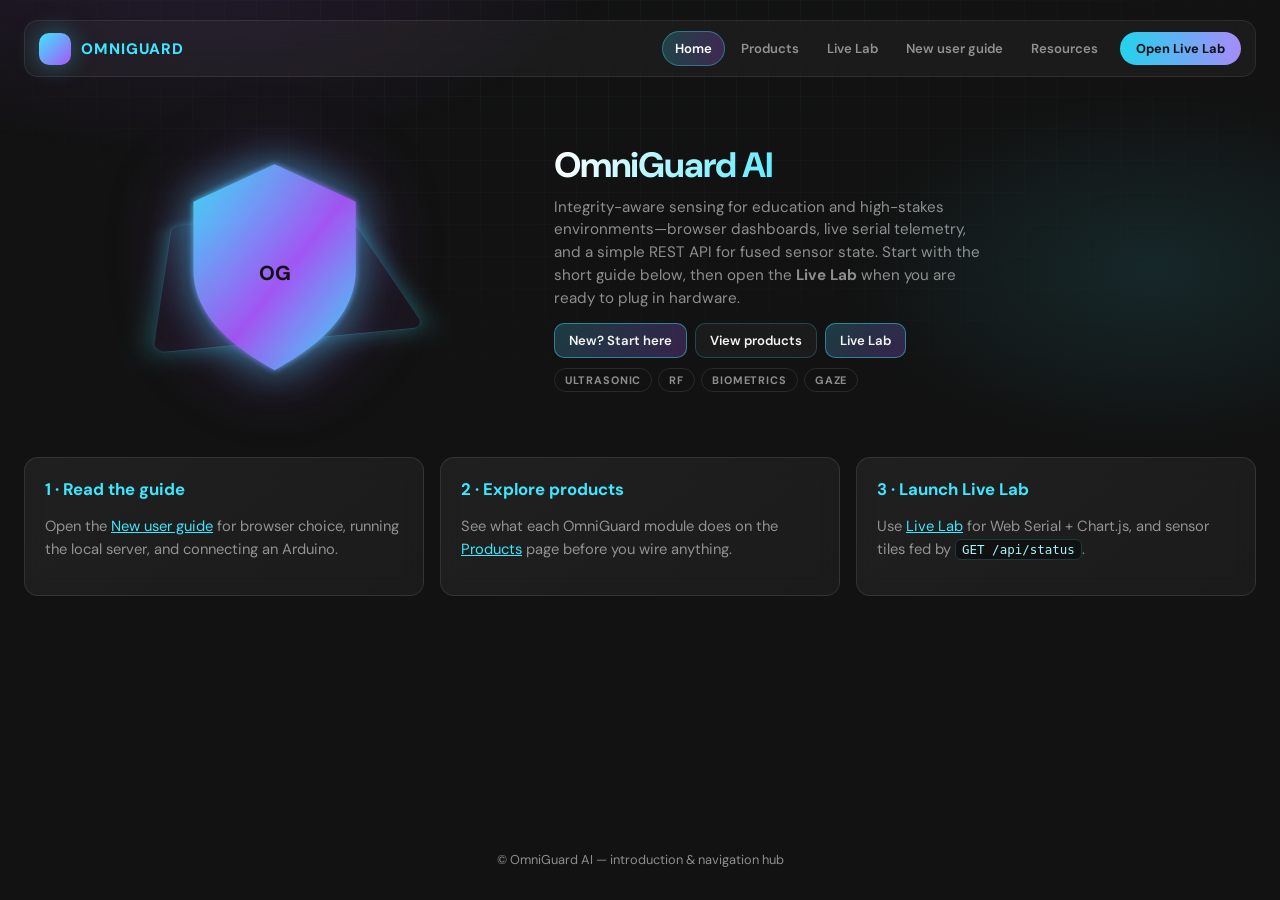
<file: index.html>
<!doctype html>
<html lang="en">
  <head>
    <meta charset="UTF-8" />
    <meta name="viewport" content="width=device-width, initial-scale=1.0" />
    <title>OmniGuard AI — Introduction</title>
    <link rel="preconnect" href="https://fonts.googleapis.com" />
    <link rel="preconnect" href="https://fonts.gstatic.com" crossorigin />
    <link href="https://fonts.googleapis.com/css2?family=DM+Sans:ital,opsz,wght@0,9..40,400;0,9..40,600;0,9..40,700;0,9..40,800&display=swap" rel="stylesheet" />
    <link rel="stylesheet" href="site.css" />
  </head>
  <body>
    <div class="bg-layer" aria-hidden="true"></div>
    <div class="bg-glow" aria-hidden="true"></div>

    <div class="shell">
      <header class="site-nav" role="navigation" aria-label="Main">
        <a class="brand" href="index.html"><span class="brand-mark" aria-hidden="true"></span> OMNIGUARD</a>
        <nav class="nav-links">
          <a class="nav-link active" href="index.html" aria-current="page">Home</a>
          <a class="nav-link" href="products.html">Products</a>
          <a class="nav-link" href="live-lab.html">Live Lab</a>
          <a class="nav-link" href="getting-started.html">New user guide</a>
          <a class="nav-link" href="resources.html">Resources</a>
          <a class="nav-cta" href="live-lab.html">Open Live Lab</a>
        </nav>
      </header>

      <section class="hero" aria-label="Introduction">
        <div class="hero-visual">
          <div class="grid-3d" aria-hidden="true"></div>
          <div class="shield-wrap">
            <svg class="shield" viewBox="0 0 120 140" xmlns="http://www.w3.org/2000/svg" aria-hidden="true">
              <defs>
                <linearGradient id="sg-index" x1="0%" y1="0%" x2="100%" y2="100%">
                  <stop offset="0%" style="stop-color: #3de7ff" />
                  <stop offset="55%" style="stop-color: #a855f7" />
                  <stop offset="100%" style="stop-color: #3de7ff" />
                </linearGradient>
                <filter id="glow-index">
                  <feGaussianBlur stdDeviation="2" result="b" />
                  <feMerge>
                    <feMergeNode in="b" />
                    <feMergeNode in="SourceGraphic" />
                  </feMerge>
                </filter>
              </defs>
              <path fill="url(#sg-index)" filter="url(#glow-index)" d="M60 4 L112 28 L112 72 Q112 108 60 136 Q8 108 8 72 L8 28 Z" opacity="0.95" />
              <text x="60" y="78" text-anchor="middle" fill="#121212" font-family="DM Sans, sans-serif" font-size="13" font-weight="800">OG</text>
            </svg>
          </div>
        </div>
        <div class="hero-copy">
          <h1>OmniGuard AI</h1>
          <p>
            Integrity-aware sensing for education and high-stakes environments—browser dashboards, live serial telemetry, and a simple REST API for fused sensor state. Start with the short guide below, then open the
            <strong>Live Lab</strong> when you are ready to plug in hardware.
          </p>
          <div class="hero-actions">
            <a class="btn btn-primary" href="getting-started.html">New? Start here</a>
            <a class="btn" href="products.html">View products</a>
            <a class="btn btn-primary" href="live-lab.html">Live Lab</a>
          </div>
          <div class="pill-row" aria-label="Focus areas">
            <span class="pill">Ultrasonic</span>
            <span class="pill">RF</span>
            <span class="pill">Biometrics</span>
            <span class="pill">Gaze</span>
          </div>
        </div>
      </section>

      <section aria-labelledby="quick-h2">
        <h2 id="quick-h2" class="sr-only">Quick start for new users</h2>
        <div class="page-grid">
          <div class="card">
            <h2>1 · Read the guide</h2>
            <p>Open the <a href="getting-started.html" style="color: var(--cyan)">New user guide</a> for browser choice, running the local server, and connecting an Arduino.</p>
          </div>
          <div class="card">
            <h2>2 · Explore products</h2>
            <p>See what each OmniGuard module does on the <a href="products.html" style="color: var(--cyan)">Products</a> page before you wire anything.</p>
          </div>
          <div class="card">
            <h2>3 · Launch Live Lab</h2>
            <p>Use <a href="live-lab.html" style="color: var(--cyan)">Live Lab</a> for Web Serial + Chart.js, and sensor tiles fed by <code>GET /api/status</code>.</p>
          </div>
        </div>
      </section>

      <footer class="site-footer">© OmniGuard AI — introduction &amp; navigation hub</footer>
    </div>
  </body>
</html>
</file>
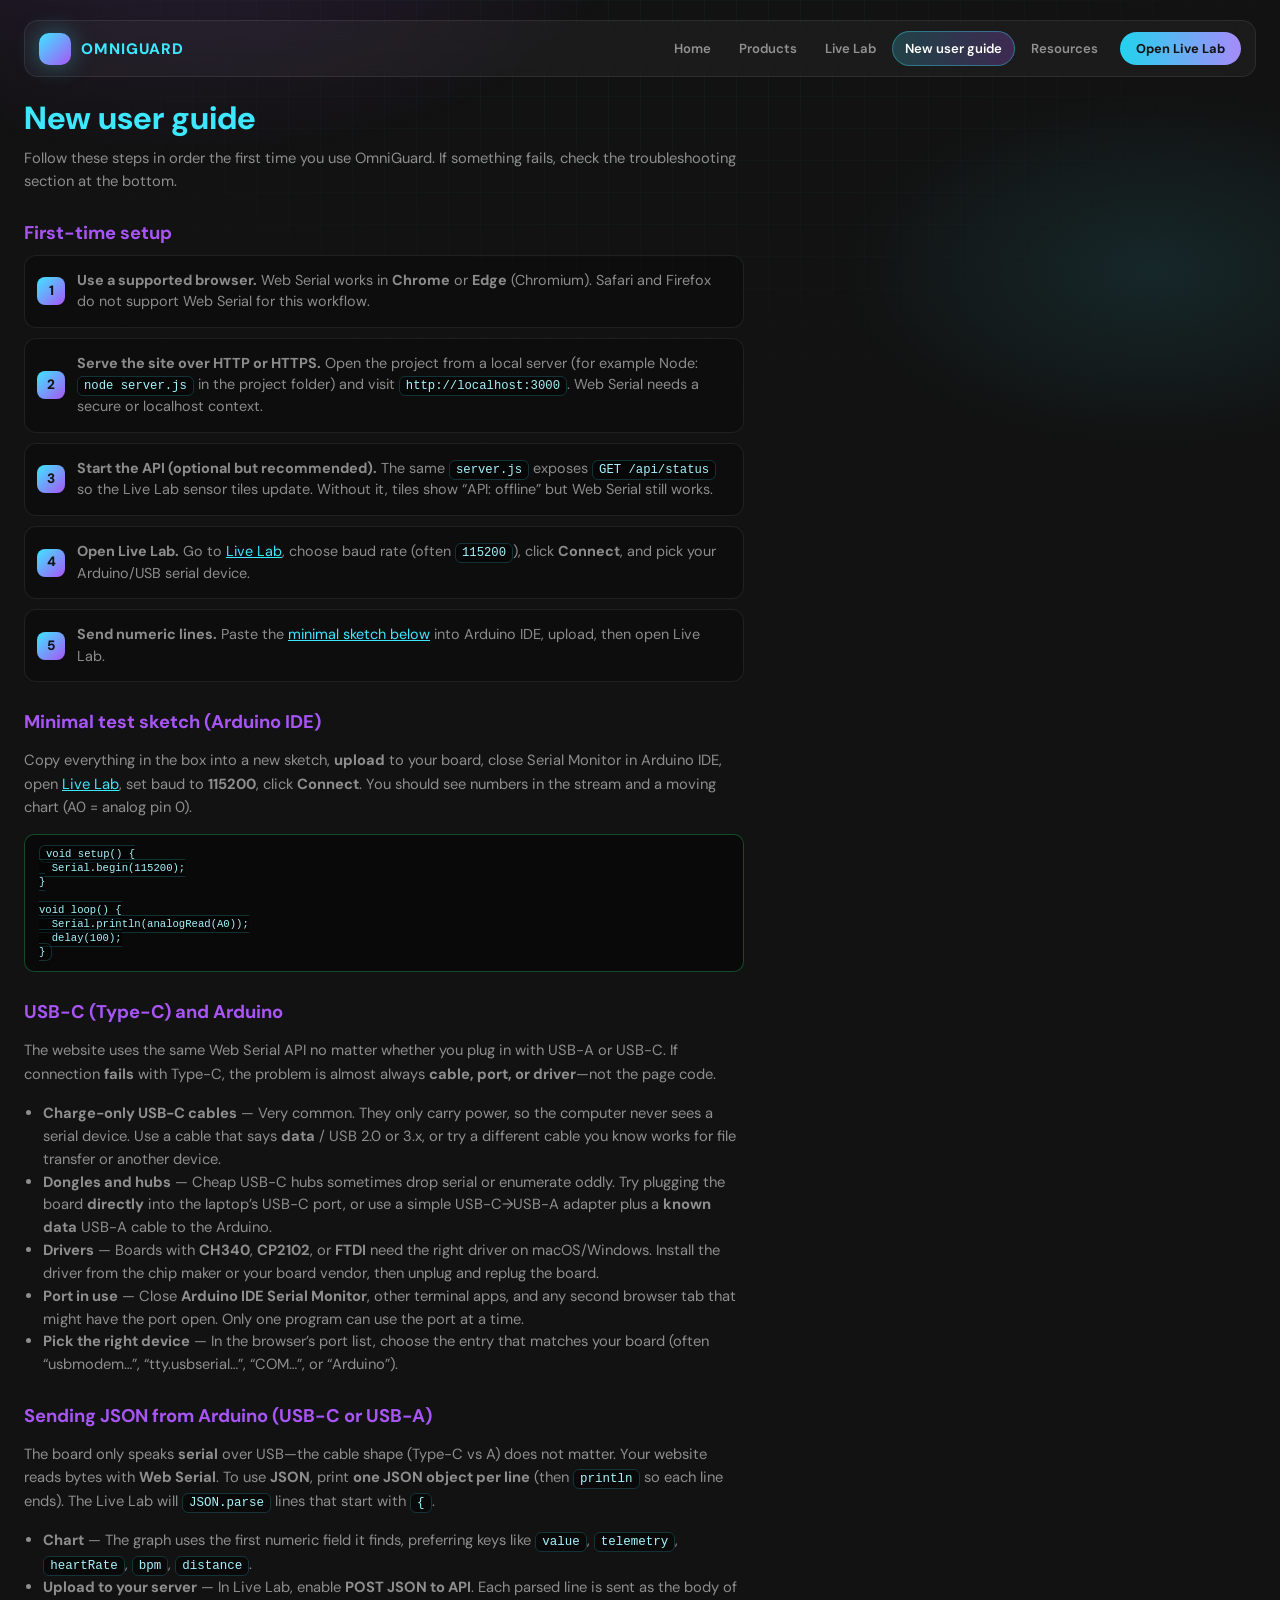
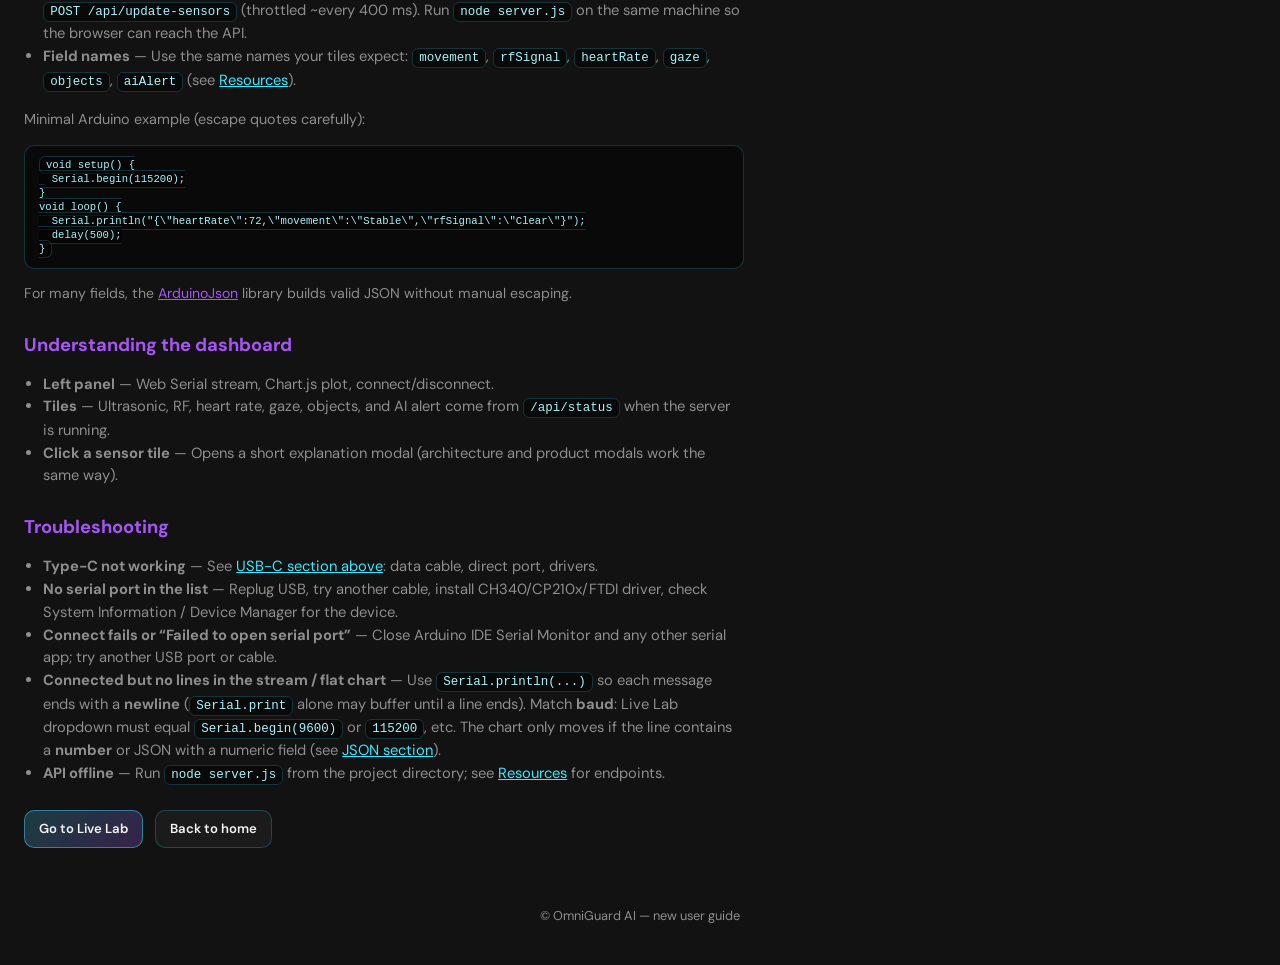
<file: about.html>
<!doctype html>
<html lang="en">
  <head>
    <meta charset="UTF-8" />
    <meta http-equiv="refresh" content="0; url=getting-started.html" />
    <title>Redirecting…</title>
    <link rel="canonical" href="getting-started.html" />
    <script>location.replace("getting-started.html");</script>
  </head>
  <body style="font-family: system-ui; background: #121212; color: #eee; padding: 2rem">
    <p>About content is now in the <a href="getting-started.html" style="color: #3de7ff">New user guide</a> and <a href="resources.html" style="color: #3de7ff">Resources</a> pages.</p>
  </body>
</html>
</file>
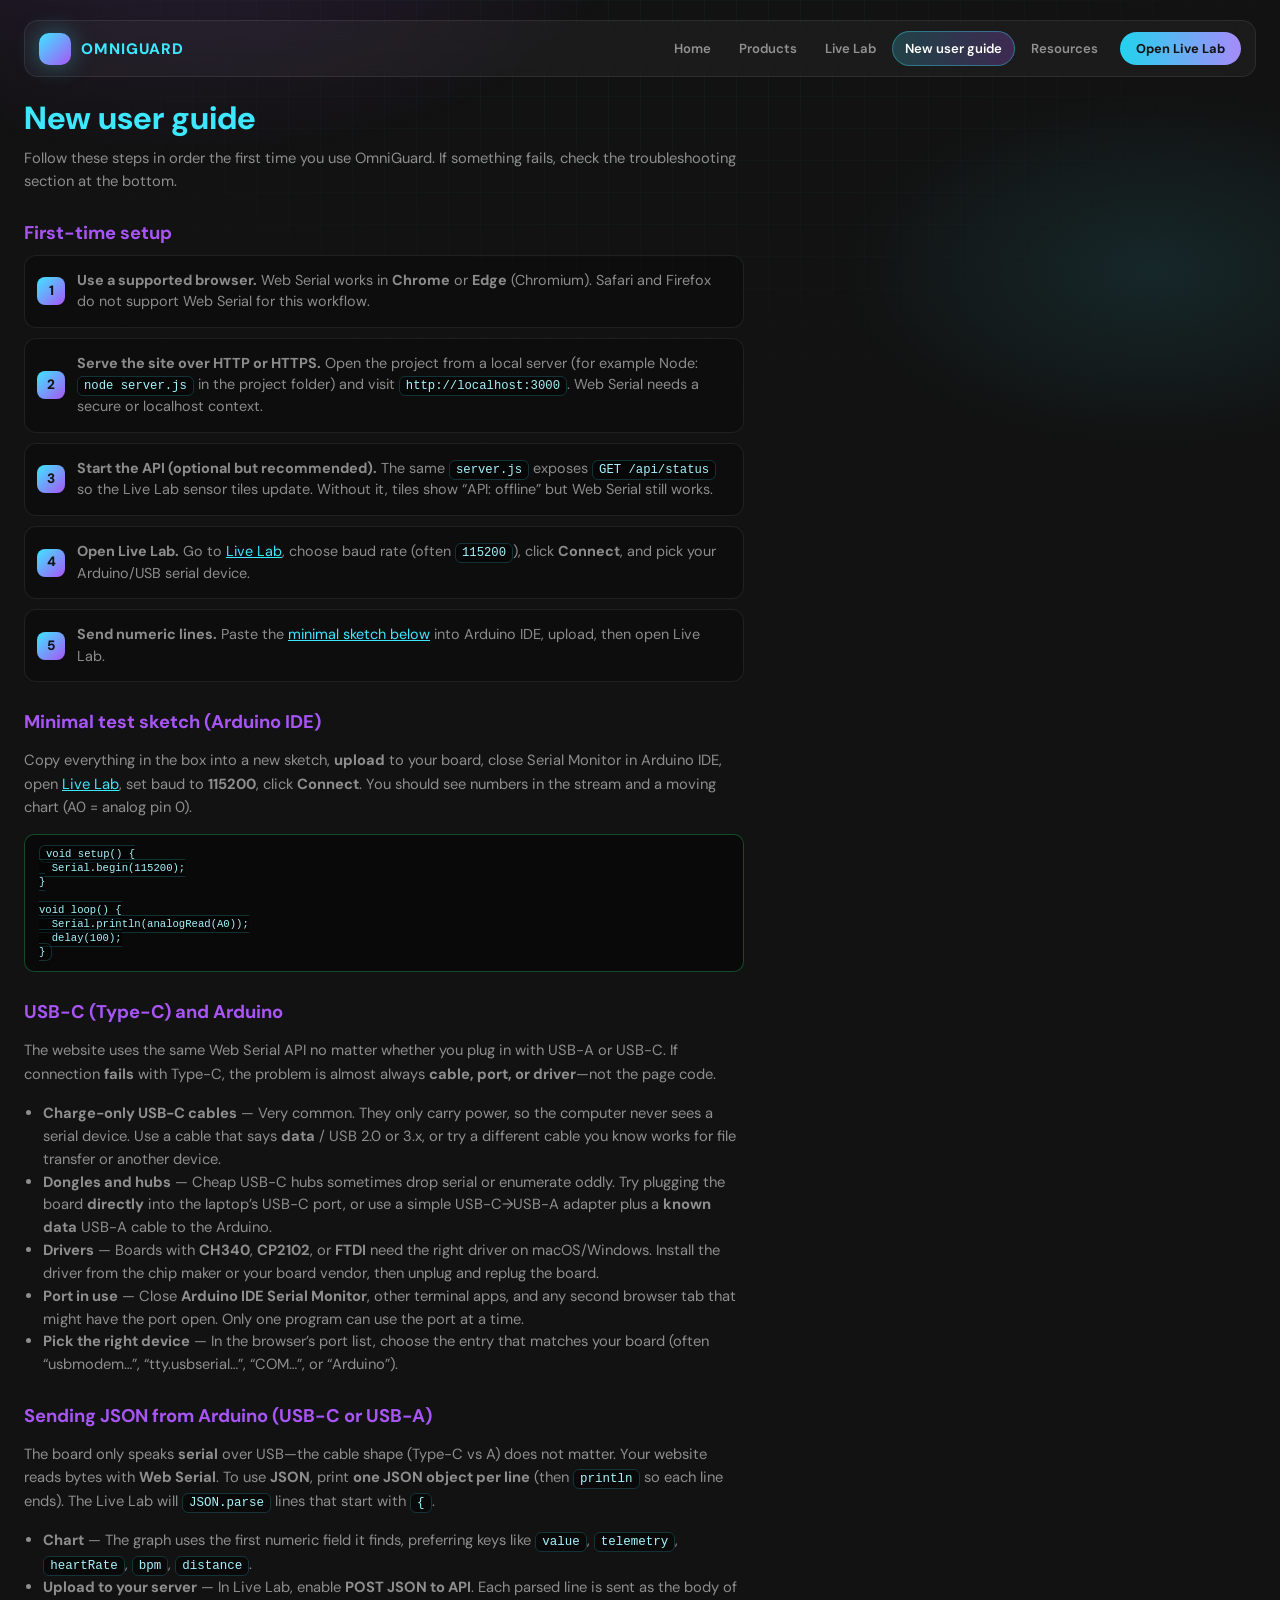
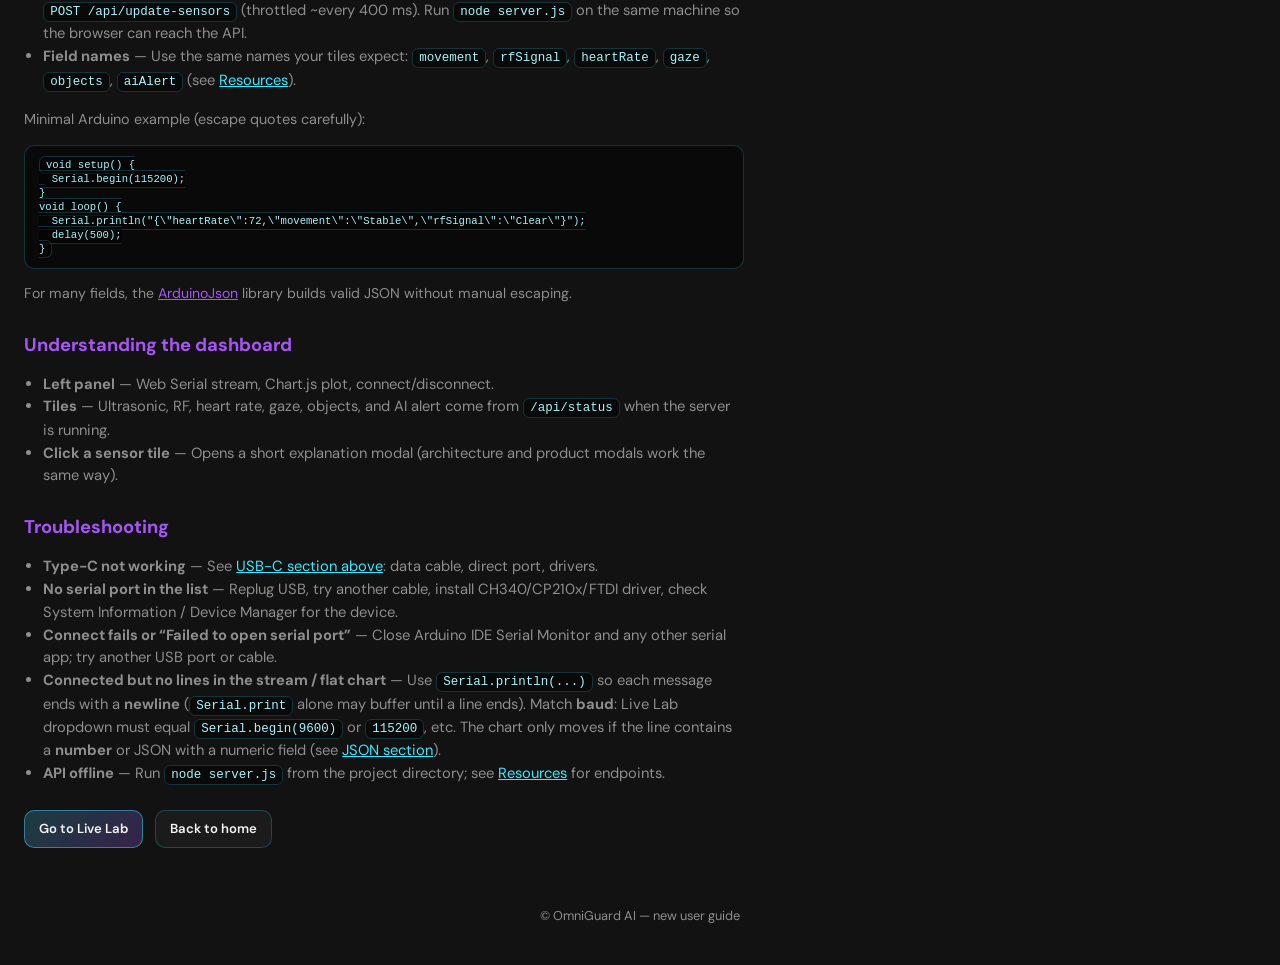
<file: getting-started.html>
<!doctype html>
<html lang="en">
  <head>
    <meta charset="UTF-8" />
    <meta name="viewport" content="width=device-width, initial-scale=1.0" />
    <title>OmniGuard AI — New user guide</title>
    <link rel="preconnect" href="https://fonts.googleapis.com" />
    <link rel="preconnect" href="https://fonts.gstatic.com" crossorigin />
    <link href="https://fonts.googleapis.com/css2?family=DM+Sans:ital,opsz,wght@0,9..40,400;0,9..40,600;0,9..40,700;0,9..40,800&display=swap" rel="stylesheet" />
    <link rel="stylesheet" href="site.css" />
  </head>
  <body>
    <div class="bg-layer" aria-hidden="true"></div>
    <div class="bg-glow" aria-hidden="true"></div>

    <div class="shell">
      <header class="site-nav" role="navigation" aria-label="Main">
        <a class="brand" href="index.html"><span class="brand-mark" aria-hidden="true"></span> OMNIGUARD</a>
        <nav class="nav-links">
          <a class="nav-link" href="index.html">Home</a>
          <a class="nav-link" href="products.html">Products</a>
          <a class="nav-link" href="live-lab.html">Live Lab</a>
          <a class="nav-link active" href="getting-started.html" aria-current="page">New user guide</a>
          <a class="nav-link" href="resources.html">Resources</a>
          <a class="nav-cta" href="live-lab.html">Open Live Lab</a>
        </nav>
      </header>

      <main class="doc-section">
        <h1 style="margin: 0 0 8px; font-size: clamp(1.5rem, 3vw, 2rem); font-weight: 800; color: var(--cyan)">New user guide</h1>
        <p style="margin: 0 0 20px; color: var(--muted)">Follow these steps in order the first time you use OmniGuard. If something fails, check the troubleshooting section at the bottom.</p>

        <h2>First-time setup</h2>
        <ol class="step-list">
          <li><strong>Use a supported browser.</strong> Web Serial works in <strong>Chrome</strong> or <strong>Edge</strong> (Chromium). Safari and Firefox do not support Web Serial for this workflow.</li>
          <li><strong>Serve the site over HTTP or HTTPS.</strong> Open the project from a local server (for example Node: <code>node server.js</code> in the project folder) and visit <code>http://localhost:3000</code>. Web Serial needs a secure or localhost context.</li>
          <li><strong>Start the API (optional but recommended).</strong> The same <code>server.js</code> exposes <code>GET /api/status</code> so the Live Lab sensor tiles update. Without it, tiles show “API: offline” but Web Serial still works.</li>
          <li><strong>Open Live Lab.</strong> Go to <a href="live-lab.html" style="color: var(--cyan)">Live Lab</a>, choose baud rate (often <code>115200</code>), click <strong>Connect</strong>, and pick your Arduino/USB serial device.</li>
          <li><strong>Send numeric lines.</strong> Paste the <a href="#example-sketch" style="color: var(--cyan)">minimal sketch below</a> into Arduino IDE, upload, then open Live Lab.</li>
        </ol>

        <h2 id="example-sketch">Minimal test sketch (Arduino IDE)</h2>
        <p style="color: var(--muted); line-height: 1.6">
          Copy everything in the box into a new sketch, <strong>upload</strong> to your board, close Serial Monitor in Arduino IDE, open <a href="live-lab.html" style="color: var(--cyan)">Live Lab</a>, set baud to <strong>115200</strong>, click <strong>Connect</strong>. You should see numbers in the stream and a moving chart (A0 = analog pin 0).
        </p>
        <pre style="background: rgba(0,0,0,0.45); padding: 12px 14px; border-radius: 10px; border: 1px solid rgba(34,197,94,0.35); overflow: auto; font-size: 0.78rem; color: #bbf7d0"><code>void setup() {
  Serial.begin(115200);
}

void loop() {
  Serial.println(analogRead(A0));
  delay(100);
}</code></pre>

        <h2 id="usb-c">USB-C (Type-C) and Arduino</h2>
        <p style="color: var(--muted); line-height: 1.6">
          The website uses the same Web Serial API no matter whether you plug in with USB-A or USB-C. If connection <strong>fails</strong> with Type-C, the problem is almost always <strong>cable, port, or driver</strong>—not the page code.
        </p>
        <ul style="color: var(--muted); line-height: 1.65; padding-left: 1.2rem">
          <li>
            <strong>Charge-only USB-C cables</strong> — Very common. They only carry power, so the computer never sees a serial device. Use a cable that says <strong>data</strong> / USB 2.0 or 3.x, or try a different cable you know works for file transfer or another device.
          </li>
          <li>
            <strong>Dongles and hubs</strong> — Cheap USB-C hubs sometimes drop serial or enumerate oddly. Try plugging the board <strong>directly</strong> into the laptop’s USB-C port, or use a simple USB-C→USB-A adapter plus a <strong>known data</strong> USB-A cable to the Arduino.
          </li>
          <li>
            <strong>Drivers</strong> — Boards with <strong>CH340</strong>, <strong>CP2102</strong>, or <strong>FTDI</strong> need the right driver on macOS/Windows. Install the driver from the chip maker or your board vendor, then unplug and replug the board.
          </li>
          <li>
            <strong>Port in use</strong> — Close <strong>Arduino IDE Serial Monitor</strong>, other terminal apps, and any second browser tab that might have the port open. Only one program can use the port at a time.
          </li>
          <li>
            <strong>Pick the right device</strong> — In the browser’s port list, choose the entry that matches your board (often “usbmodem…”, “tty.usbserial…”, “COM…”, or “Arduino”).
          </li>
        </ul>

        <h2 id="json-serial">Sending JSON from Arduino (USB-C or USB-A)</h2>
        <p style="color: var(--muted); line-height: 1.6">
          The board only speaks <strong>serial</strong> over USB—the cable shape (Type-C vs A) does not matter. Your website reads bytes with <strong>Web Serial</strong>. To use <strong>JSON</strong>, print <strong>one JSON object per line</strong> (then <code>println</code> so each line ends). The Live Lab will <code>JSON.parse</code> lines that start with <code>{</code>.
        </p>
        <ul style="color: var(--muted); line-height: 1.65; padding-left: 1.2rem">
          <li><strong>Chart</strong> — The graph uses the first numeric field it finds, preferring keys like <code>value</code>, <code>telemetry</code>, <code>heartRate</code>, <code>bpm</code>, <code>distance</code>.</li>
          <li><strong>Upload to your server</strong> — In Live Lab, enable <strong>POST JSON to API</strong>. Each parsed line is sent as the body of <code>POST /api/update-sensors</code> (throttled ~every 400&nbsp;ms). Run <code>node server.js</code> on the same machine so the browser can reach the API.</li>
          <li><strong>Field names</strong> — Use the same names your tiles expect: <code>movement</code>, <code>rfSignal</code>, <code>heartRate</code>, <code>gaze</code>, <code>objects</code>, <code>aiAlert</code> (see <a href="resources.html" style="color: var(--cyan)">Resources</a>).</li>
        </ul>
        <p style="color: var(--muted); font-size: 0.9rem">Minimal Arduino example (escape quotes carefully):</p>
        <pre style="background: rgba(0,0,0,0.45); padding: 12px 14px; border-radius: 10px; border: 1px solid rgba(61,231,255,0.2); overflow: auto; font-size: 0.78rem; color: #a5f3fc"><code>void setup() {
  Serial.begin(115200);
}
void loop() {
  Serial.println("{\"heartRate\":72,\"movement\":\"Stable\",\"rfSignal\":\"Clear\"}");
  delay(500);
}</code></pre>
        <p style="color: var(--muted); font-size: 0.88rem">For many fields, the <a href="https://arduinojson.org/" style="color: var(--violet)">ArduinoJson</a> library builds valid JSON without manual escaping.</p>

        <h2>Understanding the dashboard</h2>
        <ul style="color: var(--muted); line-height: 1.6; padding-left: 1.2rem">
          <li><strong>Left panel</strong> — Web Serial stream, Chart.js plot, connect/disconnect.</li>
          <li><strong>Tiles</strong> — Ultrasonic, RF, heart rate, gaze, objects, and AI alert come from <code>/api/status</code> when the server is running.</li>
          <li><strong>Click a sensor tile</strong> — Opens a short explanation modal (architecture and product modals work the same way).</li>
        </ul>

        <h2>Troubleshooting</h2>
        <ul style="color: var(--muted); line-height: 1.6; padding-left: 1.2rem">
          <li><strong>Type-C not working</strong> — See <a href="#usb-c" style="color: var(--cyan)">USB-C section above</a>: data cable, direct port, drivers.</li>
          <li><strong>No serial port in the list</strong> — Replug USB, try another cable, install CH340/CP210x/FTDI driver, check System Information / Device Manager for the device.</li>
          <li><strong>Connect fails or “Failed to open serial port”</strong> — Close Arduino IDE Serial Monitor and any other serial app; try another USB port or cable.</li>
          <li><strong>Connected but no lines in the stream / flat chart</strong> — Use <code>Serial.println(...)</code> so each message ends with a <strong>newline</strong> (<code>Serial.print</code> alone may buffer until a line ends). Match <strong>baud</strong>: Live Lab dropdown must equal <code>Serial.begin(9600)</code> or <code>115200</code>, etc. The chart only moves if the line contains a <strong>number</strong> or JSON with a numeric field (see <a href="#json-serial" style="color: var(--cyan)">JSON section</a>).</li>
          <li><strong>API offline</strong> — Run <code>node server.js</code> from the project directory; see <a href="resources.html" style="color: var(--cyan)">Resources</a> for endpoints.</li>
        </ul>

        <p style="margin-top: 24px">
          <a class="btn btn-primary" href="live-lab.html">Go to Live Lab</a>
          <a class="btn" href="index.html" style="margin-left: 8px">Back to home</a>
        </p>
      </main>

      <footer class="site-footer">© OmniGuard AI — new user guide</footer>
    </div>
  </body>
</html>
</file>
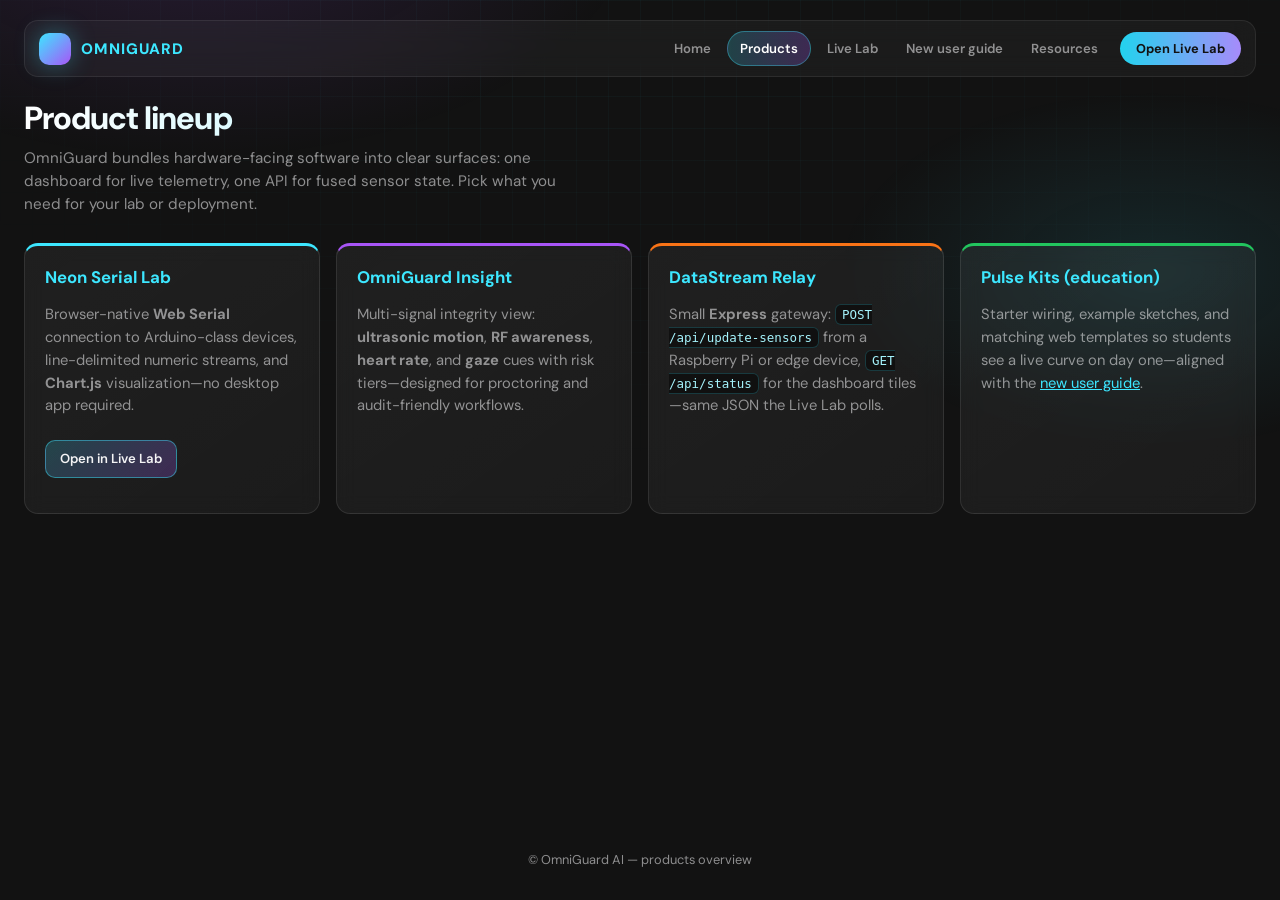
<file: products.html>
<!doctype html>
<html lang="en">
  <head>
    <meta charset="UTF-8" />
    <meta name="viewport" content="width=device-width, initial-scale=1.0" />
    <title>OmniGuard AI — Products</title>
    <link rel="preconnect" href="https://fonts.googleapis.com" />
    <link rel="preconnect" href="https://fonts.gstatic.com" crossorigin />
    <link href="https://fonts.googleapis.com/css2?family=DM+Sans:ital,opsz,wght@0,9..40,400;0,9..40,600;0,9..40,700;0,9..40,800&display=swap" rel="stylesheet" />
    <link rel="stylesheet" href="site.css" />
  </head>
  <body>
    <div class="bg-layer" aria-hidden="true"></div>
    <div class="bg-glow" aria-hidden="true"></div>

    <div class="shell">
      <header class="site-nav" role="navigation" aria-label="Main">
        <a class="brand" href="index.html"><span class="brand-mark" aria-hidden="true"></span> OMNIGUARD</a>
        <nav class="nav-links">
          <a class="nav-link" href="index.html">Home</a>
          <a class="nav-link active" href="products.html" aria-current="page">Products</a>
          <a class="nav-link" href="live-lab.html">Live Lab</a>
          <a class="nav-link" href="getting-started.html">New user guide</a>
          <a class="nav-link" href="resources.html">Resources</a>
          <a class="nav-cta" href="live-lab.html">Open Live Lab</a>
        </nav>
      </header>

      <header class="hero-copy" style="margin-bottom: 8px">
        <h1 style="margin: 0 0 8px; font-size: clamp(1.5rem, 3vw, 2rem); font-weight: 800; background: linear-gradient(90deg, #fff, var(--cyan)); -webkit-background-clip: text; background-clip: text; color: transparent">Product lineup</h1>
        <p style="margin: 0; color: var(--muted); max-width: 56ch">OmniGuard bundles hardware-facing software into clear surfaces: one dashboard for live telemetry, one API for fused sensor state. Pick what you need for your lab or deployment.</p>
      </header>

      <div class="page-grid">
        <article class="card" style="border-top: 3px solid var(--cyan)">
          <h2>Neon Serial Lab</h2>
          <p>Browser-native <strong>Web Serial</strong> connection to Arduino-class devices, line-delimited numeric streams, and <strong>Chart.js</strong> visualization—no desktop app required.</p>
          <p><a class="btn btn-primary" href="live-lab.html" style="margin-top: 8px">Open in Live Lab</a></p>
        </article>
        <article class="card" style="border-top: 3px solid var(--violet)">
          <h2>OmniGuard Insight</h2>
          <p>Multi-signal integrity view: <strong>ultrasonic motion</strong>, <strong>RF awareness</strong>, <strong>heart rate</strong>, and <strong>gaze</strong> cues with risk tiers—designed for proctoring and audit-friendly workflows.</p>
        </article>
        <article class="card" style="border-top: 3px solid #f97316">
          <h2>DataStream Relay</h2>
          <p>Small <strong>Express</strong> gateway: <code>POST /api/update-sensors</code> from a Raspberry Pi or edge device, <code>GET /api/status</code> for the dashboard tiles—same JSON the Live Lab polls.</p>
        </article>
        <article class="card" style="border-top: 3px solid #22c55e">
          <h2>Pulse Kits (education)</h2>
          <p>Starter wiring, example sketches, and matching web templates so students see a live curve on day one—aligned with the <a href="getting-started.html" style="color: var(--cyan)">new user guide</a>.</p>
        </article>
      </div>

      <footer class="site-footer">© OmniGuard AI — products overview</footer>
    </div>
  </body>
</html>
</file>
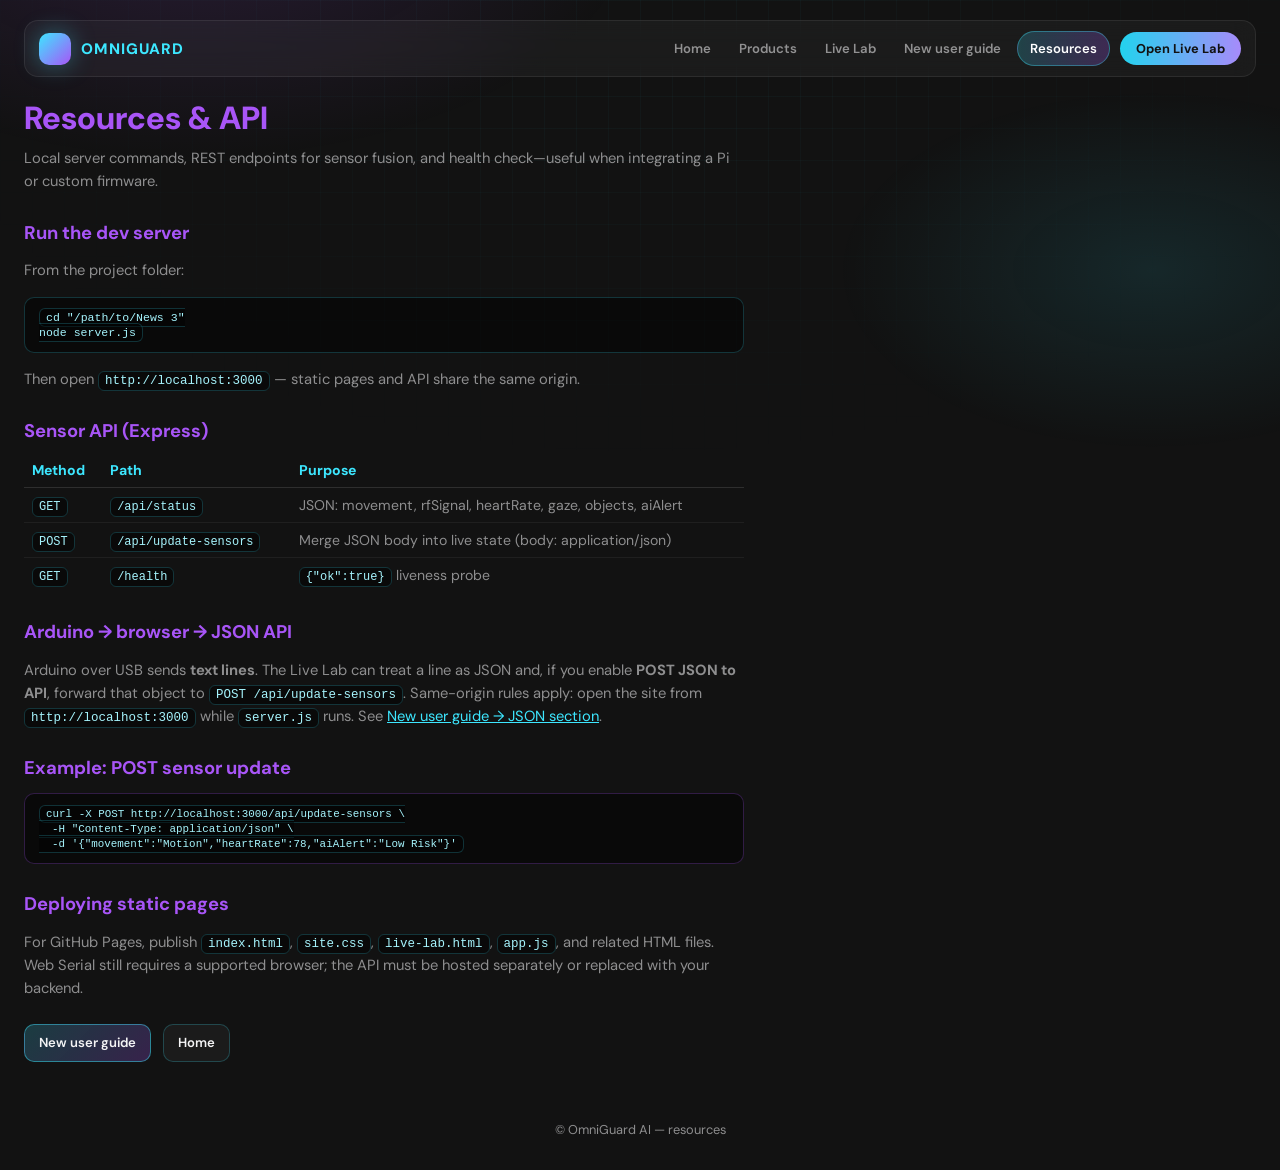
<file: resources.html>
<!doctype html>
<html lang="en">
  <head>
    <meta charset="UTF-8" />
    <meta name="viewport" content="width=device-width, initial-scale=1.0" />
    <title>OmniGuard AI — Resources &amp; API</title>
    <link rel="preconnect" href="https://fonts.googleapis.com" />
    <link rel="preconnect" href="https://fonts.gstatic.com" crossorigin />
    <link href="https://fonts.googleapis.com/css2?family=DM+Sans:ital,opsz,wght@0,9..40,400;0,9..40,600;0,9..40,700;0,9..40,800&display=swap" rel="stylesheet" />
    <link rel="stylesheet" href="site.css" />
  </head>
  <body>
    <div class="bg-layer" aria-hidden="true"></div>
    <div class="bg-glow" aria-hidden="true"></div>

    <div class="shell">
      <header class="site-nav" role="navigation" aria-label="Main">
        <a class="brand" href="index.html"><span class="brand-mark" aria-hidden="true"></span> OMNIGUARD</a>
        <nav class="nav-links">
          <a class="nav-link" href="index.html">Home</a>
          <a class="nav-link" href="products.html">Products</a>
          <a class="nav-link" href="live-lab.html">Live Lab</a>
          <a class="nav-link" href="getting-started.html">New user guide</a>
          <a class="nav-link active" href="resources.html" aria-current="page">Resources</a>
          <a class="nav-cta" href="live-lab.html">Open Live Lab</a>
        </nav>
      </header>

      <main class="doc-section">
        <h1 style="margin: 0 0 8px; font-size: clamp(1.5rem, 3vw, 2rem); font-weight: 800; color: var(--violet)">Resources &amp; API</h1>
        <p style="margin: 0 0 20px; color: var(--muted)">Local server commands, REST endpoints for sensor fusion, and health check—useful when integrating a Pi or custom firmware.</p>

        <h2>Run the dev server</h2>
        <p>From the project folder:</p>
        <pre style="background: rgba(0,0,0,0.45); padding: 12px 14px; border-radius: 10px; border: 1px solid rgba(61,231,255,0.2); overflow: auto; font-size: 0.85rem; color: #a5f3fc"><code>cd "/path/to/News 3"
node server.js</code></pre>
        <p>Then open <code>http://localhost:3000</code> — static pages and API share the same origin.</p>

        <h2>Sensor API (Express)</h2>
        <table style="width: 100%; border-collapse: collapse; font-size: 0.88rem; color: var(--muted)">
          <thead>
            <tr style="border-bottom: 1px solid rgba(255,255,255,0.12)">
              <th style="text-align: left; padding: 8px; color: var(--cyan)">Method</th>
              <th style="text-align: left; padding: 8px; color: var(--cyan)">Path</th>
              <th style="text-align: left; padding: 8px; color: var(--cyan)">Purpose</th>
            </tr>
          </thead>
          <tbody>
            <tr style="border-bottom: 1px solid rgba(255,255,255,0.06)">
              <td style="padding: 8px"><code>GET</code></td>
              <td style="padding: 8px"><code>/api/status</code></td>
              <td style="padding: 8px">JSON: movement, rfSignal, heartRate, gaze, objects, aiAlert</td>
            </tr>
            <tr style="border-bottom: 1px solid rgba(255,255,255,0.06)">
              <td style="padding: 8px"><code>POST</code></td>
              <td style="padding: 8px"><code>/api/update-sensors</code></td>
              <td style="padding: 8px">Merge JSON body into live state (body: application/json)</td>
            </tr>
            <tr>
              <td style="padding: 8px"><code>GET</code></td>
              <td style="padding: 8px"><code>/health</code></td>
              <td style="padding: 8px"><code>{"ok":true}</code> liveness probe</td>
            </tr>
          </tbody>
        </table>

        <h2 id="arduino-json">Arduino → browser → JSON API</h2>
        <p style="color: var(--muted)">Arduino over USB sends <strong>text lines</strong>. The Live Lab can treat a line as JSON and, if you enable <strong>POST JSON to API</strong>, forward that object to <code>POST /api/update-sensors</code>. Same-origin rules apply: open the site from <code>http://localhost:3000</code> while <code>server.js</code> runs. See <a href="getting-started.html#json-serial" style="color: var(--cyan)">New user guide → JSON section</a>.</p>

        <h2>Example: POST sensor update</h2>
        <pre style="background: rgba(0,0,0,0.45); padding: 12px 14px; border-radius: 10px; border: 1px solid rgba(168,85,247,0.25); overflow: auto; font-size: 0.8rem; color: #e9d5ff"><code>curl -X POST http://localhost:3000/api/update-sensors \
  -H "Content-Type: application/json" \
  -d '{"movement":"Motion","heartRate":78,"aiAlert":"Low Risk"}'</code></pre>

        <h2>Deploying static pages</h2>
        <p>For GitHub Pages, publish <code>index.html</code>, <code>site.css</code>, <code>live-lab.html</code>, <code>app.js</code>, and related HTML files. Web Serial still requires a supported browser; the API must be hosted separately or replaced with your backend.</p>

        <p style="margin-top: 24px">
          <a class="btn btn-primary" href="getting-started.html">New user guide</a>
          <a class="btn" href="index.html" style="margin-left: 8px">Home</a>
        </p>
      </main>

      <footer class="site-footer">© OmniGuard AI — resources</footer>
    </div>
  </body>
</html>
</file>
<file: site.css>
/* OmniGuard AI — shared layout, nav, Live Lab, docs */
:root {
  --bg: #121212;
  --bg-elev: #1a1a1e;
  --cyan: #3de7ff;
  --violet: #a855f7;
  --text: #f4f4f5;
  --muted: rgba(244, 244, 245, 0.55);
  --glass: rgba(255, 255, 255, 0.04);
  --border: rgba(61, 231, 255, 0.22);
  --glow-cyan: 0 0 24px rgba(61, 231, 255, 0.35);
  --glow-violet: 0 0 28px rgba(168, 85, 247, 0.3);
  --radius: 14px;
  font-family: "DM Sans", Inter, system-ui, sans-serif;
}

*,
*::before,
*::after {
  box-sizing: border-box;
}

html {
  scroll-behavior: smooth;
}

body {
  margin: 0;
  min-height: 100vh;
  background: var(--bg);
  color: var(--text);
  overflow-x: hidden;
}

.bg-layer {
  position: fixed;
  inset: 0;
  pointer-events: none;
  z-index: 0;
  background: linear-gradient(rgba(61, 231, 255, 0.03) 1px, transparent 1px),
    linear-gradient(90deg, rgba(61, 231, 255, 0.03) 1px, transparent 1px);
  background-size: 32px 32px;
  mask-image: radial-gradient(ellipse 80% 70% at 50% 0%, black 20%, transparent 75%);
}

.bg-glow {
  position: fixed;
  inset: 0;
  pointer-events: none;
  z-index: 0;
  background: radial-gradient(ellipse 900px 500px at 15% -10%, rgba(168, 85, 247, 0.15), transparent 50%),
    radial-gradient(ellipse 700px 400px at 90% 30%, rgba(61, 231, 255, 0.1), transparent 45%);
}

.shell {
  position: relative;
  z-index: 1;
  max-width: 1280px;
  margin: 0 auto;
  padding: clamp(12px, 2vw, 20px) clamp(14px, 3vw, 24px) 32px;
  min-height: 100vh;
  display: flex;
  flex-direction: column;
  gap: clamp(12px, 2vw, 20px);
}

/* —— Site nav —— */
.site-nav {
  display: flex;
  align-items: center;
  justify-content: space-between;
  flex-wrap: wrap;
  gap: 12px;
  padding: 10px 14px;
  border-radius: var(--radius);
  background: var(--glass);
  border: 1px solid rgba(255, 255, 255, 0.08);
  backdrop-filter: blur(12px);
}

.site-nav .brand {
  display: flex;
  align-items: center;
  gap: 10px;
  text-decoration: none;
  color: var(--cyan);
  font-weight: 800;
  font-size: 0.95rem;
  letter-spacing: 0.06em;
}

.site-nav .brand-mark {
  width: 32px;
  height: 32px;
  border-radius: 10px;
  background: linear-gradient(135deg, var(--cyan), var(--violet));
  box-shadow: var(--glow-cyan);
}

.nav-links {
  display: flex;
  flex-wrap: wrap;
  align-items: center;
  gap: 4px;
}

.nav-link {
  color: var(--muted);
  text-decoration: none;
  font-size: 0.82rem;
  font-weight: 600;
  padding: 8px 12px;
  border-radius: 999px;
  transition: color 0.2s, background 0.2s;
}

.nav-link:hover {
  color: #fff;
  background: rgba(255, 255, 255, 0.06);
}

.nav-link.active {
  color: #fff;
  background: linear-gradient(90deg, rgba(61, 231, 255, 0.2), rgba(168, 85, 247, 0.25));
  border: 1px solid rgba(61, 231, 255, 0.35);
}

.nav-cta {
  margin-left: 6px;
  padding: 8px 16px;
  border-radius: 999px;
  font-weight: 700;
  font-size: 0.8rem;
  color: #121212;
  text-decoration: none;
  background: linear-gradient(90deg, #22d3ee, #a78bfa);
}

.top-strip {
  display: flex;
  flex-wrap: wrap;
  align-items: center;
  justify-content: space-between;
  gap: 8px;
  padding: 8px 12px;
  border-radius: var(--radius);
  background: var(--glass);
  border: 1px solid rgba(255, 255, 255, 0.08);
}

.top-strip strong {
  font-size: 0.9rem;
  letter-spacing: 0.04em;
}

/* Hero (intro + live lab) */
.hero {
  display: grid;
  grid-template-columns: minmax(200px, 1fr) minmax(280px, 1.4fr);
  gap: clamp(16px, 3vw, 28px);
  align-items: center;
  min-height: min(38vh, 340px);
}

@media (max-width: 860px) {
  .hero {
    grid-template-columns: 1fr;
    min-height: auto;
  }
}

.hero-visual {
  position: relative;
  aspect-ratio: 1;
  max-height: 280px;
  margin: 0 auto;
  width: 100%;
  max-width: 260px;
}

.grid-3d {
  position: absolute;
  inset: 8%;
  border-radius: 12px;
  background: linear-gradient(180deg, rgba(61, 231, 255, 0.08) 0%, transparent 50%);
  transform: perspective(420px) rotateX(58deg) rotateZ(-8deg);
  transform-style: preserve-3d;
  border: 1px solid rgba(61, 231, 255, 0.2);
  box-shadow: var(--glow-cyan), inset 0 0 40px rgba(168, 85, 247, 0.08);
  overflow: hidden;
}

.grid-3d::before {
  content: "";
  position: absolute;
  inset: -50%;
  background: linear-gradient(90deg, transparent 49.5%, rgba(61, 231, 255, 0.12) 49.5%, rgba(61, 231, 255, 0.12) 50.5%, transparent 50.5%),
    linear-gradient(transparent 49.5%, rgba(168, 85, 247, 0.1) 49.5%, rgba(168, 85, 247, 0.1) 50.5%, transparent 50.5%);
  background-size: 24px 24px;
  animation: grid-drift 14s linear infinite;
  opacity: 0.85;
}

@keyframes grid-drift {
  to {
    transform: translate(-24px, -24px);
  }
}

.shield-wrap {
  position: absolute;
  inset: 0;
  display: flex;
  align-items: center;
  justify-content: center;
  z-index: 2;
  pointer-events: none;
}

.shield {
  width: min(72%, 200px);
  filter: drop-shadow(0 0 20px rgba(61, 231, 255, 0.55)) drop-shadow(0 0 36px rgba(168, 85, 247, 0.35));
  animation: shield-pulse 3.5s ease-in-out infinite;
}

@keyframes shield-pulse {
  0%,
  100% {
    transform: scale(1);
  }
  50% {
    transform: scale(1.03);
  }
}

.hero-copy h1 {
  margin: 0 0 8px;
  font-size: clamp(1.65rem, 4vw, 2.2rem);
  font-weight: 800;
  letter-spacing: -0.03em;
  background: linear-gradient(105deg, #fff 0%, var(--cyan) 40%, var(--violet) 85%);
  -webkit-background-clip: text;
  background-clip: text;
  color: transparent;
}

.hero-copy p {
  margin: 0 0 14px;
  color: var(--muted);
  font-size: 0.95rem;
  max-width: 44ch;
  line-height: 1.5;
}

.hero-actions {
  display: flex;
  flex-wrap: wrap;
  gap: 8px;
}

.btn {
  appearance: none;
  border: 1px solid var(--border);
  background: var(--glass);
  color: var(--text);
  padding: 8px 14px;
  border-radius: 10px;
  font-family: inherit;
  font-size: 0.82rem;
  font-weight: 600;
  cursor: pointer;
  transition: border-color 0.2s, box-shadow 0.2s;
  text-decoration: none;
  display: inline-flex;
  align-items: center;
}

.btn:hover {
  border-color: rgba(168, 85, 247, 0.5);
  box-shadow: var(--glow-violet);
}

.btn-primary {
  background: linear-gradient(135deg, rgba(61, 231, 255, 0.2), rgba(168, 85, 247, 0.25));
  border-color: rgba(61, 231, 255, 0.45);
}

.btn-primary:hover {
  box-shadow: var(--glow-cyan);
}

.pill-row {
  display: flex;
  flex-wrap: wrap;
  gap: 6px;
  margin-top: 10px;
}

.pill {
  font-size: 0.68rem;
  font-weight: 700;
  text-transform: uppercase;
  letter-spacing: 0.08em;
  padding: 4px 10px;
  border-radius: 999px;
  border: 1px solid rgba(255, 255, 255, 0.1);
  color: var(--muted);
}

/* Content pages */
.page-grid {
  display: grid;
  grid-template-columns: repeat(auto-fit, minmax(260px, 1fr));
  gap: 16px;
}

.card {
  padding: 20px;
  border-radius: var(--radius);
  background: linear-gradient(145deg, rgba(255, 255, 255, 0.06) 0%, var(--glass) 100%);
  border: 1px solid rgba(255, 255, 255, 0.1);
  backdrop-filter: blur(10px);
}

.card h2 {
  margin: 0 0 10px;
  font-size: 1.05rem;
  color: var(--cyan);
}

.card p,
.doc-section p,
.doc-section li {
  color: var(--muted);
  font-size: 0.92rem;
  line-height: 1.55;
}

.doc-section {
  max-width: 720px;
}

.doc-section h2 {
  margin: 28px 0 10px;
  font-size: 1.15rem;
  color: var(--violet);
}

.doc-section h2:first-child {
  margin-top: 0;
}

.step-list {
  margin: 0;
  padding: 0;
  list-style: none;
  counter-reset: step;
}

.step-list li {
  position: relative;
  padding: 14px 14px 14px 52px;
  margin-bottom: 10px;
  border-radius: 12px;
  border: 1px solid rgba(255, 255, 255, 0.08);
  background: rgba(0, 0, 0, 0.25);
  color: var(--muted);
  font-size: 0.9rem;
  line-height: 1.5;
}

.step-list li::before {
  counter-increment: step;
  content: counter(step);
  position: absolute;
  left: 12px;
  top: 50%;
  transform: translateY(-50%);
  width: 28px;
  height: 28px;
  border-radius: 8px;
  background: linear-gradient(135deg, var(--cyan), var(--violet));
  color: #121212;
  font-weight: 800;
  font-size: 0.85rem;
  display: flex;
  align-items: center;
  justify-content: center;
}

code {
  font-size: 0.85em;
  padding: 2px 6px;
  border-radius: 6px;
  background: rgba(0, 0, 0, 0.45);
  border: 1px solid rgba(61, 231, 255, 0.2);
  color: #a5f3fc;
}

.site-footer {
  margin-top: auto;
  padding-top: 24px;
  text-align: center;
  font-size: 0.8rem;
  color: var(--muted);
}

.sr-only {
  position: absolute;
  width: 1px;
  height: 1px;
  padding: 0;
  margin: -1px;
  overflow: hidden;
  clip: rect(0, 0, 0, 0);
  border: 0;
}

/* —— Bento / Live Lab —— */
.bento {
  display: grid;
  grid-template-columns: repeat(12, 1fr);
  grid-auto-rows: minmax(100px, auto);
  gap: 10px;
  flex: 1;
}

.tile {
  grid-column: span 3;
  background: linear-gradient(145deg, rgba(255, 255, 255, 0.06) 0%, var(--glass) 100%);
  border: 1px solid rgba(255, 255, 255, 0.08);
  border-radius: var(--radius);
  padding: 12px 14px;
  backdrop-filter: blur(12px);
  box-shadow: inset 0 1px 0 rgba(255, 255, 255, 0.06);
  transition: border-color 0.2s, box-shadow 0.2s;
  min-height: 0;
}

.tile:hover {
  border-color: rgba(61, 231, 255, 0.25);
  box-shadow: 0 0 0 1px rgba(61, 231, 255, 0.08), var(--glow-cyan);
}

.tile-interactive {
  cursor: pointer;
  font-family: inherit;
  text-align: left;
}

.tile-span-6 {
  grid-column: span 6;
}
.tile-span-4 {
  grid-column: span 4;
}
.tile-span-3 {
  grid-column: span 3;
}

@media (max-width: 1024px) {
  .tile-span-6,
  .tile-span-4,
  .tile-span-3 {
    grid-column: span 6;
  }
}

@media (max-width: 640px) {
  .tile-span-6,
  .tile-span-4,
  .tile-span-3 {
    grid-column: span 12;
  }
}

.tile-label {
  font-size: 0.65rem;
  font-weight: 700;
  text-transform: uppercase;
  letter-spacing: 0.12em;
  color: var(--muted);
  margin-bottom: 6px;
}

.tile-kpi {
  font-size: 1.35rem;
  font-weight: 800;
  color: var(--cyan);
  line-height: 1.2;
}

.tile-icon {
  font-size: 1.5rem;
  margin-bottom: 4px;
  opacity: 0.9;
}

.tile-hint {
  font-size: 0.72rem;
  color: var(--muted);
  margin-top: 6px;
}

.live-panel {
  display: flex;
  flex-direction: column;
  gap: 8px;
  grid-row: span 2;
}

.live-panel .chart-box {
  flex: 1;
  min-height: 180px;
  position: relative;
}

.live-panel canvas {
  max-height: 220px;
}

.serial-toolbar {
  display: flex;
  flex-wrap: wrap;
  gap: 6px;
  align-items: center;
}

.serial-toolbar select,
.serial-toolbar input {
  background: rgba(0, 0, 0, 0.35);
  border: 1px solid rgba(61, 231, 255, 0.25);
  color: var(--text);
  border-radius: 8px;
  padding: 6px 8px;
  font-size: 0.75rem;
  font-family: inherit;
}

.stream-mini {
  height: 72px;
  overflow: auto;
  font-family: ui-monospace, monospace;
  font-size: 0.65rem;
  color: rgba(61, 231, 255, 0.85);
  background: rgba(0, 0, 0, 0.45);
  border-radius: 8px;
  padding: 6px;
  border: 1px solid rgba(255, 255, 255, 0.06);
}

.status-dot {
  display: inline-block;
  width: 6px;
  height: 6px;
  border-radius: 50%;
  background: var(--cyan);
  box-shadow: 0 0 8px var(--cyan);
  margin-right: 6px;
  vertical-align: middle;
}

/* Modals */
.modal-backdrop {
  position: fixed;
  inset: 0;
  z-index: 200;
  background: rgba(0, 0, 0, 0.72);
  backdrop-filter: blur(6px);
  display: flex;
  align-items: center;
  justify-content: center;
  padding: 20px;
  opacity: 0;
  visibility: hidden;
  transition: opacity 0.25s, visibility 0.25s;
}

.modal-backdrop.is-open {
  opacity: 1;
  visibility: visible;
}

.modal {
  width: min(560px, 100%);
  max-height: min(85vh, 640px);
  overflow: auto;
  background: linear-gradient(160deg, #1e1e24 0%, #121212 100%);
  border: 1px solid rgba(61, 231, 255, 0.3);
  border-radius: 16px;
  padding: 20px 22px;
  box-shadow: var(--glow-cyan), 0 24px 48px rgba(0, 0, 0, 0.5);
  transform: scale(0.96);
  transition: transform 0.25s;
}

.modal-backdrop.is-open .modal {
  transform: scale(1);
}

.modal h2 {
  margin: 0 0 12px;
  font-size: 1.15rem;
  color: var(--cyan);
}

.modal p,
.modal li {
  color: var(--muted);
  font-size: 0.9rem;
  line-height: 1.55;
}

.modal ul {
  padding-left: 1.2rem;
}

.modal-close {
  float: right;
  margin: -4px -4px 8px 8px;
  background: transparent;
  border: 1px solid rgba(255, 255, 255, 0.15);
  color: var(--text);
  width: 32px;
  height: 32px;
  border-radius: 8px;
  cursor: pointer;
  font-size: 1.1rem;
  line-height: 1;
}

.modal-close:hover {
  border-color: var(--violet);
}
</file>
